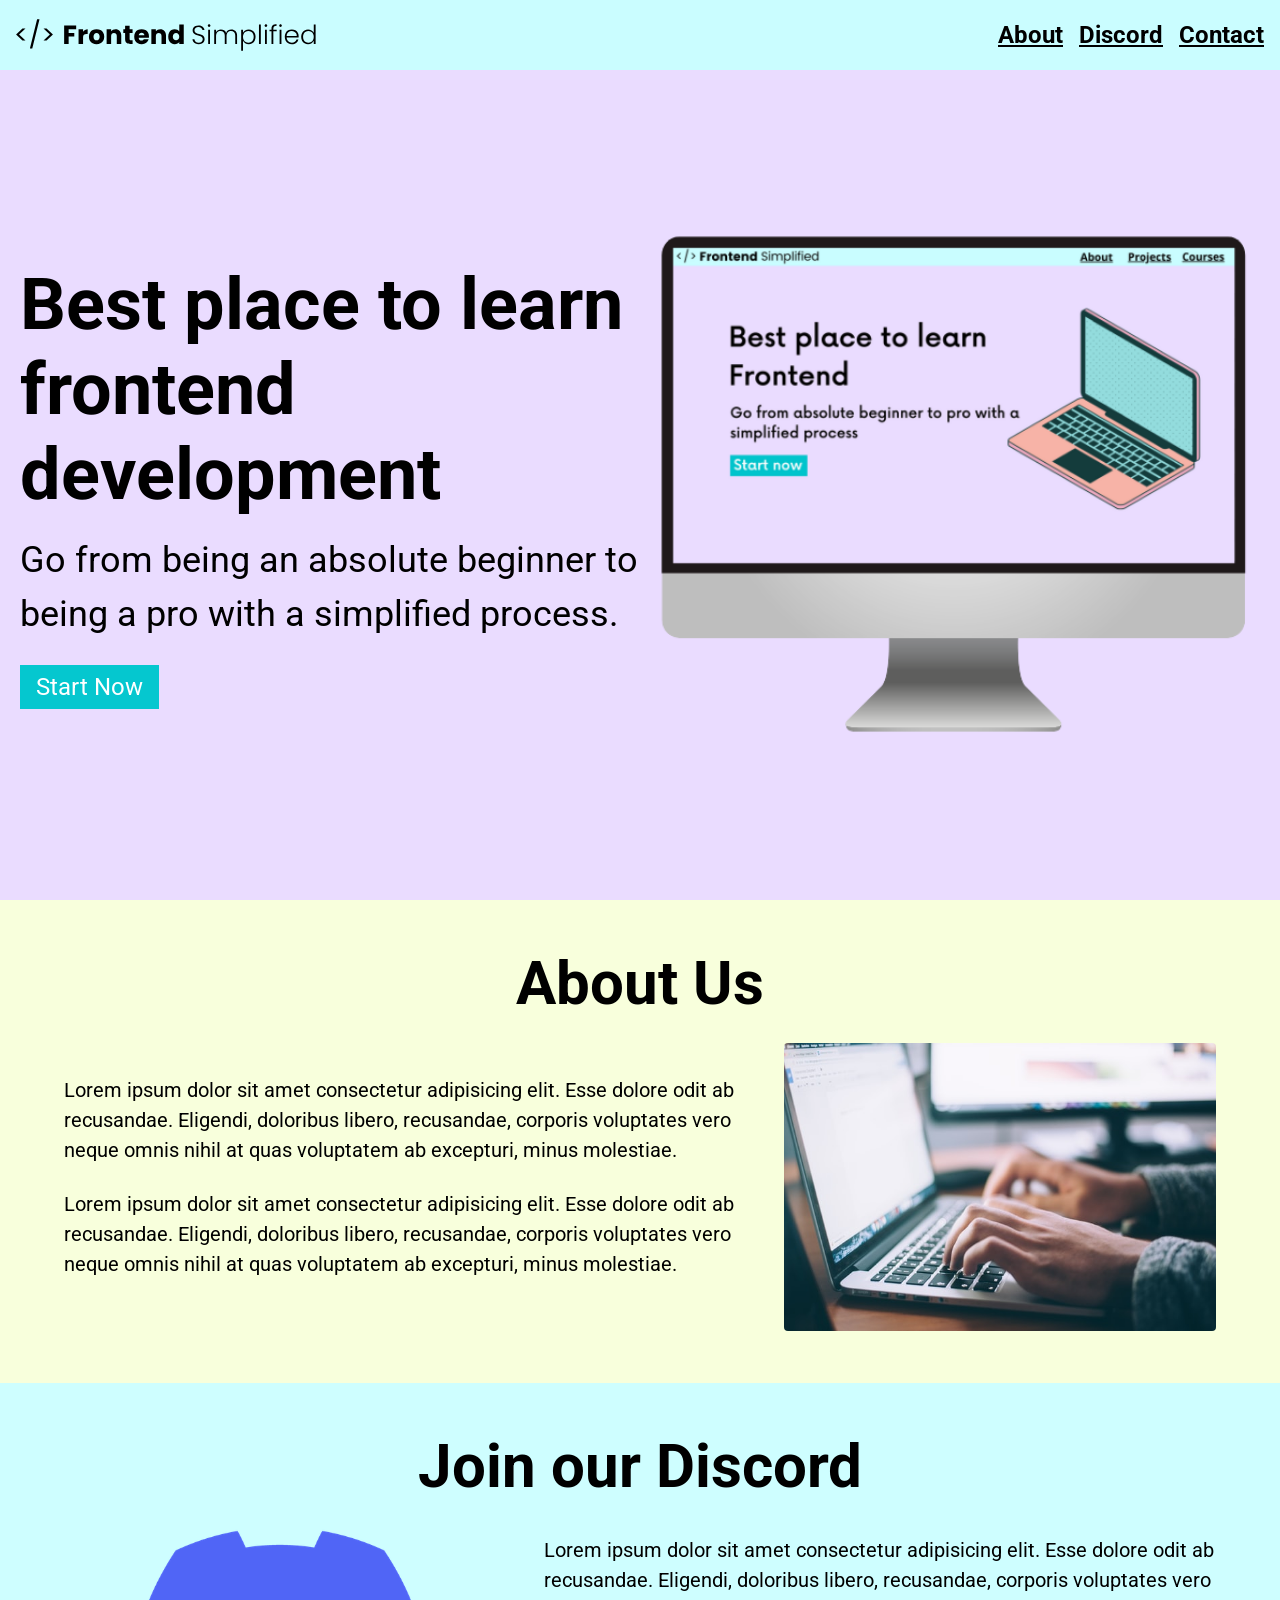
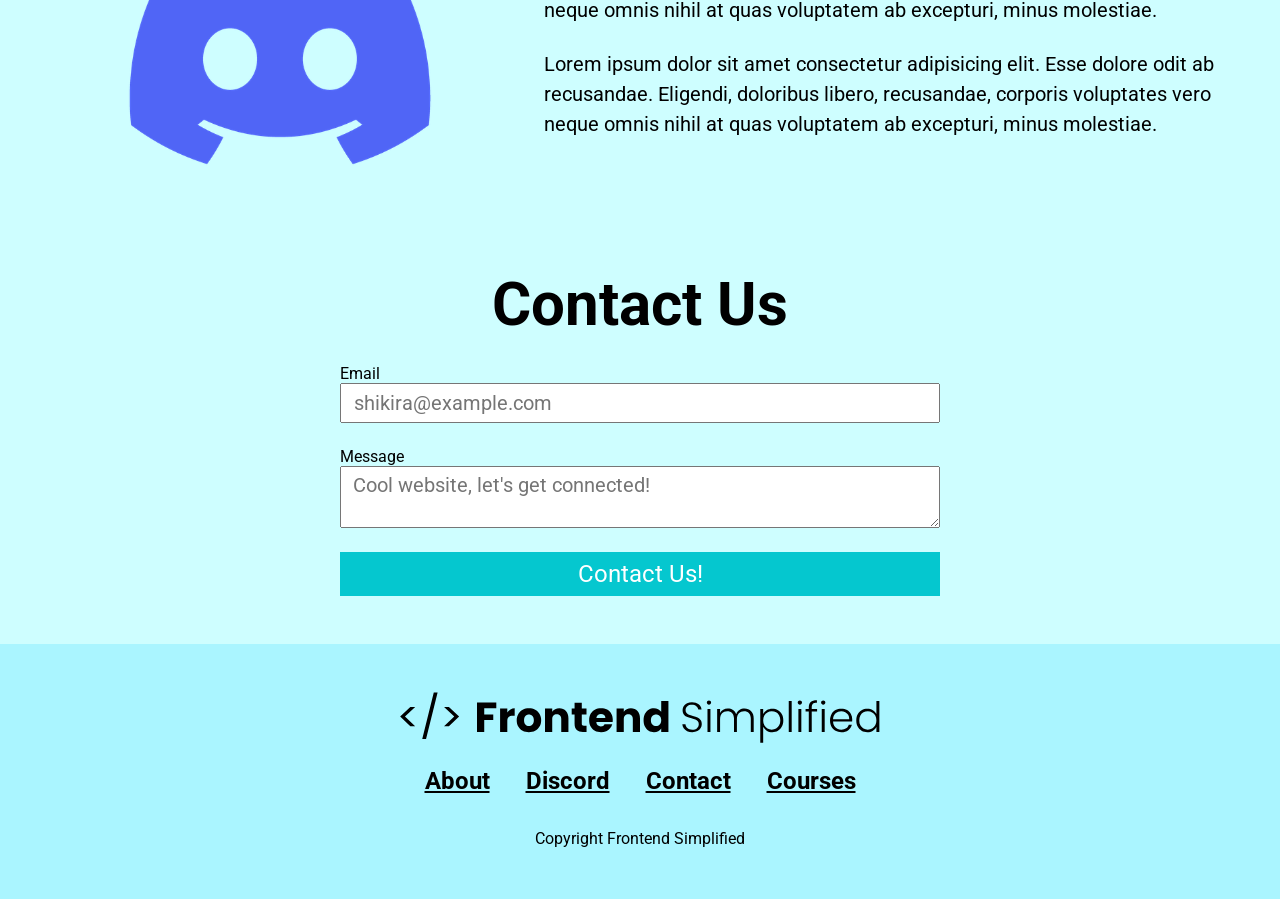
<file: index.html>
<!DOCTYPE html>
<html lang="en">

<head>
    <meta charset="UTF-8">
    <meta http-equiv="X-UA-Compatible" content="IE=edge">
    <meta name="viewport" content="width=device-width, initial-scale=1.0">
    <title>Document</title>
    <link rel="stylesheet" href="./style.css"> 
</head>

<body>
    <section>
        <nav>
            <img src="./HTML Practise Assets/FES.svg" class="logo" alt="Frontend Simplified logo">
            <ul>
                <li><a href="#about">About</a></li>
                <li><a href="#discord">Discord</a></li>
                <li><a href="#contact">Contact</a></li>
            </ul>
        </nav>
        <header>
            <div class="row">
                <div class="home__description">
                    <h1>Best place to learn frontend development</h1>
                    <p class="subheader">Go from being an absolute beginner to being a pro with a simplified process.</p>
                    <button class="home__description--button">Start Now</button>
                </div>
                <figure class="home__img--wrapper">
                    <img src="./HTML Practise Assets/laptop.png" alt="Laptop image">
                </figure>
            </div>
        </header>
    </section>
    
    <main>
        <section id="about">
            <h2>About Us</h2>
            <div class="row">
                <div class="section__description">
                    <div class="section__description--wrapper">
                        <p class="section__description--para">
                            Lorem ipsum dolor sit amet consectetur adipisicing elit. Esse dolore odit ab recusandae. Eligendi, doloribus libero, recusandae, corporis voluptates vero neque omnis nihil at quas voluptatem ab excepturi, minus molestiae.    
                        </p>
                        <p class="section__description--para">
                            Lorem ipsum dolor sit amet consectetur adipisicing elit. Esse dolore odit ab recusandae. Eligendi, doloribus libero, recusandae, corporis voluptates vero neque omnis nihil at quas voluptatem ab excepturi, minus molestiae.
                        </p>
                    </div>
                    <figure class="about__img--wrapper">
                        <img src="./HTML Practise Assets/about.jpg" alt="About image">
                    </figure>   
                </div>
            </div>
        </section>

        <section id="discord">
            <h2>Join our Discord</h2>
            <div class="row">
                <div class="section__description">
                    <figure class="about__img--wrapper">
                        <img src="./HTML Practise Assets/discord.png" alt="Discord image">
                    </figure>
                    <div class="section__description--wrapper">
                        <p class="section__description--para">
                            Lorem ipsum dolor sit amet consectetur adipisicing elit. Esse dolore odit ab recusandae. Eligendi, doloribus libero, recusandae, corporis voluptates vero neque omnis nihil at quas voluptatem ab excepturi, minus molestiae.
                        </p>

                        <p class="section__description--para">
                            Lorem ipsum dolor sit amet consectetur adipisicing elit. Esse dolore odit ab recusandae. Eligendi, doloribus libero, recusandae, corporis voluptates vero neque omnis nihil at quas voluptatem ab excepturi, minus molestiae.
                        </p>
                    </div>
                </div>
            </div>
        </section>

        <section id="contact">
            <h2>Contact Us</h2>
            <form action="">
                <span>Email</span>
                <input type="email" placeholder="shikira@example.com">
                <span>Message</span>
                <textarea placeholder="Cool website, let's get connected!"></textarea>
                <button>Contact Us!</button>
            </form>
        </section>
    </main>

    <footer>
        <img class="footer__logo" src="./HTML Practise Assets/FES.svg" alt="Frontend Simplified logo">
        <div class="footer__links">
            <a class="footer__link" href="#about">About</a>
            <a class="footer__link" href="#discord">Discord</a>
            <a class="footer__link" href="#contact">Contact</a>
            <a class="footer__link" href="">Courses</a>
        </div>
        <p>Copyright Frontend Simplified</p>
    </footer>
</body>
              
</html>
</file>
<file: style.css>
@import url('https://fonts.googleapis.com/css2?family=Roboto:wght@300;400;500;700&display=swap');
* {
  font-family: 'Roboto', sans-serif;
  padding: 0;
  margin: 0;
  box-sizing: border-box;
}

html {
  scroll-behavior: smooth;
}

nav {
  display: flex;
  justify-content: space-between;
  align-items: center;
  padding: 0px 16px;
  height: 70px;
  background-color: #CAFDFF;
}

header {
  background-color: #EADCFF;
  min-height: calc(100vh - 70px);
  padding: 20px;
  display: flex;
  align-items: center;
  justify-content: center;
}

img {
  width: 100%;
  border-radius: 4px;
}

button {
  background-color: #05C7CF;
  color: white;
  padding: 8px 16px;
  font-size: 24px;
  border: none;
  cursor: pointer;
}

p {
  line-height: 1.5;
}

h1 {
  font-size: 72px;
}

main section,
footer {
  padding: 48px 0;
}

.row {
  width: 100%;
  max-width: 1300px;
  display: flex;
  align-items: center;
  justify-content: center;
}

.subheader {
  font-size: 36px;
  margin: 16px 0 24px 0;
}

ul {
  display: flex;
}

a {
  color: #000;
  font-weight: bold;
  font-size: 24px;
}

li {
  list-style-type: none;
  padding-left: 16px;
}

.logo {
  width: 300px;
}

.home__description,
.home__img--wrapper {
  width: 50%;
}

.home__img--wrapper {
  display: flex;
  justify-content: center;
}

.home__img {
  width: 80%;
}

/* 

  ABOUT 
  
*/

h2 {
  font-size: 60px;
  text-align: center;
  margin-bottom: 24px;
}

#about {
  background-color: #F8FFDC;
}

.section__description {
  display: flex;
  align-items: center;
  justify-content: center;
  max-width: 1200px;
  margin: 0 auto;
}

.about__img--wrapper {
  width: 40%;
  padding: 0 24px;
}

.section__description--wrapper {
  width: 60%;
  padding: 0 24px;
}

.section__description--para {
  font-size: 20px;
  margin-bottom: 24px;
}

/* 

  DISCORD 
  
*/

#discord {
  background-color: #cefeff;
}

/* 

  CONTACT 
  
*/

#contact {
  background-color: #cefeff;
}

form {
  max-width: 600px;
  margin: 0 auto;
  display: flex;
  flex-direction: column;
}

input, textarea {
  font-size: 20px;
  margin-bottom: 24px;
  padding: 6px 12px;
}

input {
  height: 40px;
}

/* 

  FOOTER 

*/

footer {
  background-color: #AAF5FF;
  display: flex;
  flex-direction: column;
  align-items: center;
}

.footer__logo {
  max-width: 480px;
  margin-bottom: 24px;
}

.footer__link {
  padding: 0 16px;
}

.footer__links {
  margin-bottom: 32px;
}

@media (max-width: 768px) {
  .row {
    flex-direction: column;
  }
  
  .home__description, .home__img--wrapper {
    width: 100%;
  }

  nav ul {
    display: none;
  }

  .home__description {
    margin-bottom: 24px;
    display: flex;
    flex-direction: column;
    align-items: center;
  }

  h1 {
    text-align: center;
    font-size: 60px;
  }

  .subheader {
    text-align: center;
    font-size: 28px;
  }

  .section__description {
    flex-direction: column;
  }

  .section__description--wrapper,
  .about__img--wrapper {
    width: 100%;
  }

  #discord .section__description {
    flex-direction: column-reverse;
  }

  form {
    padding: 0 24px;
  }

  footer {
    padding: 48px 24px;
  }

  .footer__logo {
    max-width: 400px;
  }

  .footer__link {
    padding: 0 8px;
    font-size: 18px;
  }
}

@media (max-width: 480px) {
  .footer__logo {
    max-width: 320px;
  }

  .footer__link {
    font-size: 16px;
  }
}
</file>
